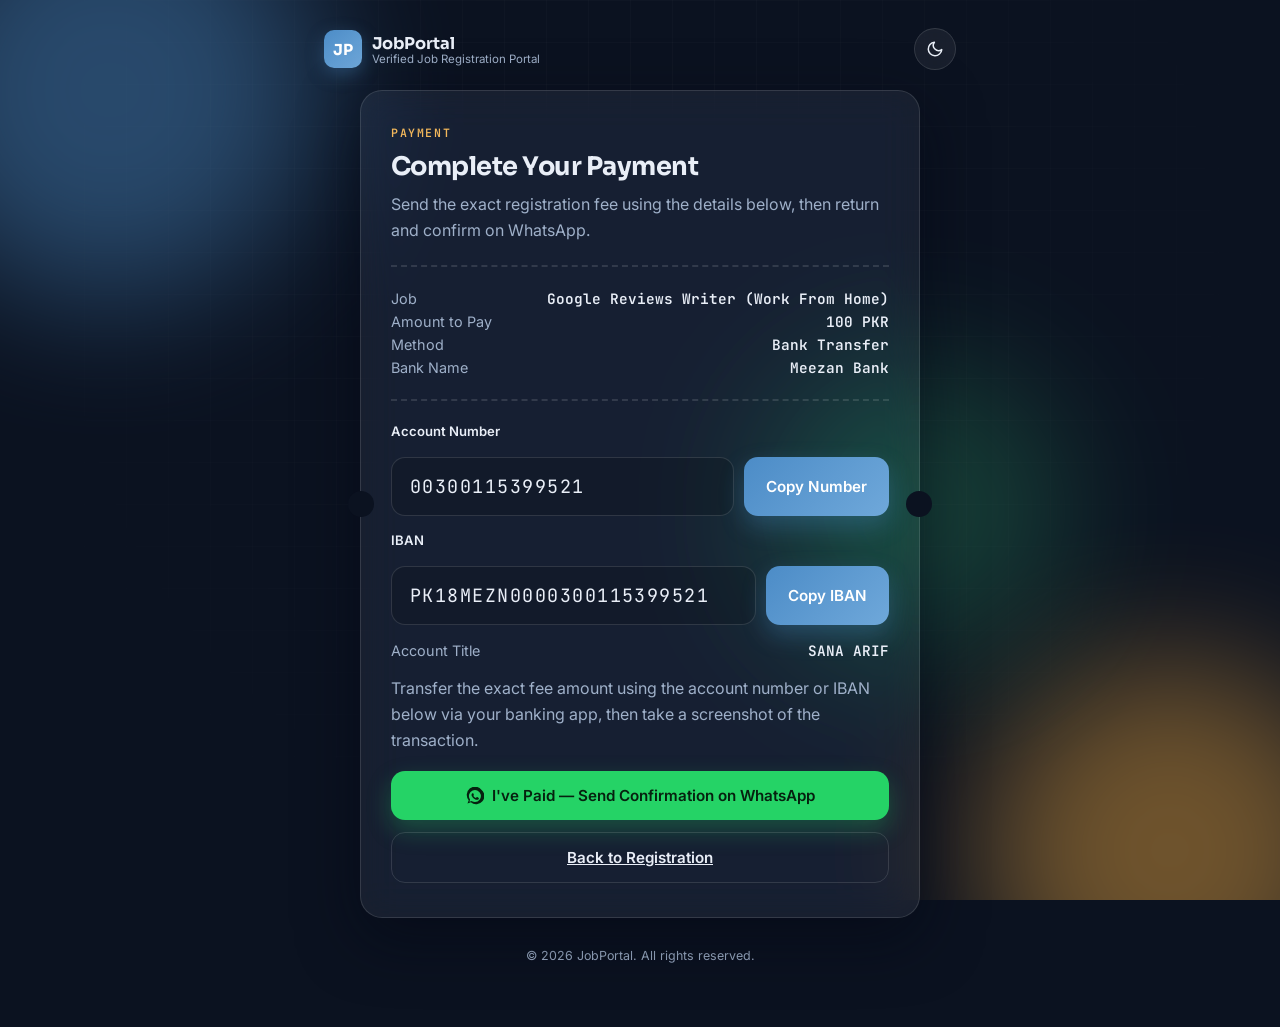
<file: payment.html>
<!DOCTYPE html>
<html lang="en" data-theme="dark">
<head>
<meta charset="UTF-8">
<meta name="viewport" content="width=device-width, initial-scale=1.0, viewport-fit=cover">
<title>Complete Your Payment</title>
<link rel="icon" href="data:,">
<link rel="stylesheet" href="assets/css/style.css">
</head>
<body>

  <div class="bg-scene" aria-hidden="true">
    <div class="blob b1"></div>
    <div class="blob b2"></div>
    <div class="blob b3"></div>
    <div class="grid-overlay"></div>
  </div>

  <div class="app-shell">

    <header class="topbar">
      <div class="brand">
        <div class="mark" id="brandMark">JP</div>
        <div>
          <div class="name" id="brandName">JobPortal</div>
          <div class="tagline" id="brandTagline">Verified Job Registration Portal</div>
        </div>
      </div>
      <button class="theme-toggle" id="themeToggle" aria-label="Toggle dark / light mode" title="Toggle theme">
        <svg id="themeIcon" viewBox="0 0 24 24" fill="none" stroke="currentColor" stroke-width="2" stroke-linecap="round" stroke-linejoin="round"><path d="M21 12.79A9 9 0 1 1 11.21 3 7 7 0 0 0 21 12.79z"></path></svg>
      </button>
    </header>

    <main class="stage">
      <section class="card ticket has-notches" id="payCard">
        <span class="eyebrow" id="payEyebrow">Payment</span>
        <h1 id="payHeading">Complete Your Payment</h1>
        <p id="paySubtext">Send the exact registration fee using the details below, then return and confirm on WhatsApp.</p>

        <div class="perforation"></div>

        <div class="stub-row"><span class="label">Job</span><span class="value" id="payJobTitle">—</span></div>
        <div class="stub-row"><span class="label">Amount to Pay</span><span class="value" id="payFee">—</span></div>
        <div class="stub-row"><span class="label">Method</span><span class="value" id="payMethod">—</span></div>
        <div class="stub-row" id="bankNameRow" style="display:none;"><span class="label">Bank Name</span><span class="value" id="bankName">—</span></div>

        <div class="perforation"></div>

        <div id="accountBlock">
          <label style="display:block;font-size:.82rem;font-weight:600;margin-bottom:6px;">Account Number</label>
          <div class="code-input-row">
            <input type="text" id="accountNumber" class="code-input" readonly value="—">
            <button class="btn btn-primary" id="copyBtn">Copy Number</button>
          </div>

          <div id="ibanRow" class="hidden mt-16">
            <label style="display:block;font-size:.82rem;font-weight:600;margin-bottom:6px;">IBAN</label>
            <div class="code-input-row">
              <input type="text" id="ibanNumber" class="code-input" readonly value="—">
              <button class="btn btn-primary" id="copyIbanBtn">Copy IBAN</button>
            </div>
          </div>

          <div class="stub-row mt-16"><span class="label">Account Title</span><span class="value" id="accountName">—</span></div>
          <p class="mt-16" id="payInstructions"></p>
        </div>

        <div class="actions-col">
          <button class="btn btn-whatsapp btn-block" id="paidBtn">
            <svg width="18" height="18" viewBox="0 0 24 24" fill="currentColor"><path d="M20.5 3.5A11 11 0 003.6 17.7L2 22l4.4-1.6a11 11 0 1014.1-16.9zM12 20a8 8 0 01-4.1-1.1l-.3-.2-3 .9.8-2.9-.2-.3A8 8 0 1112 20zm4.4-5.9c-.2-.1-1.4-.7-1.6-.8-.2-.1-.4-.1-.5.1-.2.2-.6.8-.8 1-.1.2-.3.2-.5.1-1.3-.6-2.2-1.1-3-2.5-.2-.4.2-.4.5-1.3.1-.1.1-.3 0-.4-.1-.1-.5-1.3-.7-1.7-.2-.4-.4-.4-.5-.4h-.5c-.2 0-.4.1-.6.3-.2.2-.8.8-.8 2s.9 2.3 1 2.4c.1.2 1.7 2.6 4.1 3.6.6.2 1 .4 1.4.5.6.2 1.1.1 1.5.1.5-.1 1.4-.6 1.6-1.1.2-.5.2-1 .1-1.1-.1-.1-.2-.2-.4-.3z"/></svg>
            I've Paid — Send Confirmation on WhatsApp
          </button>
          <a class="btn btn-ghost btn-block" id="backBtn" href="index.html">Back to Registration</a>
        </div>
      </section>
    </main>

    <p class="footer-note" id="footerText">© 2026 JobPortal. All rights reserved.</p>
  </div>

  <script src="assets/js/payment.js"></script>
</body>
</html>
</file>
<file: assets/css/style.css>
/* ==========================================================================
   JobPortal — Stylesheet
   Design language: "verification ticket" — job codes and reference numbers
   are treated like a boarding-pass stub (mono type, perforation, notches).
   ========================================================================== */

@import url('https://fonts.googleapis.com/css2?family=Sora:wght@500;600;700;800&family=Inter:wght@400;500;600;700&family=JetBrains+Mono:wght@500;600;700&display=swap');

:root{
  /* ---- palette (dark = default) ---- */
  --bg-1: #0B1220;
  --bg-2: #101B2E;
  --bg-3: #16233A;
  --surface: rgba(255,255,255,0.06);
  --surface-border: rgba(255,255,255,0.12);
  --ink: #E9EEF7;
  --ink-dim: #9FB0C9;
  --primary: #4C8CC7;
  --primary-strong: #6FA8DA;
  --accent: #E8A33D;
  --accent-strong: #F2B75B;
  --success: #35B172;
  --danger: #E5646A;
  --shadow: 0 20px 60px rgba(3,8,20,0.55);

  --font-display: 'Sora', sans-serif;
  --font-body: 'Inter', sans-serif;
  --font-mono: 'JetBrains Mono', monospace;

  --radius-lg: 22px;
  --radius-md: 14px;
  --radius-sm: 8px;

  color-scheme: dark;
}

[data-theme="light"]{
  --bg-1: #EEF2F8;
  --bg-2: #F6F8FC;
  --bg-3: #FFFFFF;
  --surface: rgba(255,255,255,0.72);
  --surface-border: rgba(16,28,48,0.10);
  --ink: #101B2E;
  --ink-dim: #55627A;
  --primary: #1E3A5F;
  --primary-strong: #2A4C79;
  --accent: #C97F14;
  --accent-strong: #B06E0F;
  --success: #1E8E52;
  --danger: #C4353B;
  --shadow: 0 20px 50px rgba(30,58,95,0.14);
  color-scheme: light;
}

*,*::before,*::after{ box-sizing: border-box; }

html,body{ height:100%; }

body{
  margin:0;
  font-family: var(--font-body);
  color: var(--ink);
  background: var(--bg-1);
  min-height:100vh;
  overflow-x:hidden;
  transition: background .4s ease, color .4s ease;
}

h1,h2,h3,h4{
  font-family: var(--font-display);
  margin:0 0 .4em;
  letter-spacing:-0.02em;
}

p{ margin:0 0 1em; color: var(--ink-dim); line-height:1.6; }

button, input, select, textarea{ font-family: inherit; }

a{ color: var(--primary-strong); }

::selection{ background: var(--accent); color:#0B1220; }

/* ---- animated ambient background ---- */
.bg-scene{
  position: fixed; inset:0; z-index:-1; overflow:hidden;
  background: var(--bg-1);
}
.bg-scene .blob{
  position:absolute; border-radius:50%;
  filter: blur(70px);
  opacity:.45;
  animation: float 18s ease-in-out infinite;
}
.bg-scene .blob.b1{ width:420px; height:420px; top:-120px; left:-100px; background: var(--primary); }
.bg-scene .blob.b2{ width:380px; height:380px; bottom:-140px; right:-80px; background: var(--accent); animation-delay: -6s; }
.bg-scene .blob.b3{ width:300px; height:300px; top:40%; left:60%; background: var(--success); animation-delay: -11s; opacity:.28; }
.bg-scene .grid-overlay{
  position:absolute; inset:0;
  background-image: linear-gradient(var(--surface-border) 1px, transparent 1px), linear-gradient(90deg, var(--surface-border) 1px, transparent 1px);
  background-size: 42px 42px;
  opacity:.25;
  mask-image: radial-gradient(circle at 50% 30%, black, transparent 75%);
}

@keyframes float{
  0%,100%{ transform: translate(0,0) scale(1); }
  33%{ transform: translate(30px,-40px) scale(1.08); }
  66%{ transform: translate(-25px,25px) scale(0.94); }
}

@media (prefers-reduced-motion: reduce){
  .bg-scene .blob{ animation: none; }
}

/* ---- layout shell ---- */
.app-shell{
  min-height:100vh;
  display:flex; flex-direction:column;
  align-items:center;
  padding: 24px 16px 48px;
}

.topbar{
  width:100%; max-width: 640px;
  display:flex; align-items:center; justify-content:space-between;
  padding: 4px 4px 20px;
}

.brand{ display:flex; align-items:center; gap:10px; }
.brand .mark{
  width:38px; height:38px; border-radius:10px;
  background: linear-gradient(140deg, var(--primary), var(--primary-strong));
  color:#fff; display:flex; align-items:center; justify-content:center;
  font-family:var(--font-display); font-weight:700; font-size:.95rem;
  box-shadow: 0 6px 18px rgba(76,140,199,.35);
}
.brand .name{ font-family:var(--font-display); font-weight:700; font-size:1.02rem; }
.brand .tagline{ font-size:.72rem; color:var(--ink-dim); margin-top:-2px; }

.theme-toggle{
  width:42px; height:42px; border-radius:50%;
  border:1px solid var(--surface-border); background: var(--surface);
  color:var(--ink); cursor:pointer; display:flex; align-items:center; justify-content:center;
  backdrop-filter: blur(10px);
  transition: transform .2s ease, background .3s ease;
}
.theme-toggle:hover{ transform: scale(1.06); }
.theme-toggle svg{ width:18px; height:18px; }

/* ---- progress steps ---- */
.progress{
  width:100%; max-width:640px;
  display:flex; align-items:center; gap:6px;
  margin: 0 0 26px;
}
.progress .step{
  flex:1; height:4px; border-radius:4px; background: var(--surface-border);
  overflow:hidden; position:relative;
}
.progress .step .fill{
  position:absolute; inset:0; width:0%; background: linear-gradient(90deg, var(--primary), var(--accent));
  transition: width .5s ease;
}
.progress .step.done .fill{ width:100%; }
.progress .step.active .fill{ width:55%; }

/* ---- main stage / cards ---- */
.stage{ width:100%; max-width: 560px; }

.card{
  background: var(--surface);
  border: 1px solid var(--surface-border);
  border-radius: var(--radius-lg);
  padding: 34px 30px;
  box-shadow: var(--shadow);
  backdrop-filter: blur(18px) saturate(140%);
  -webkit-backdrop-filter: blur(18px) saturate(140%);
  animation: rise .5s cubic-bezier(.2,.8,.2,1);
}

@keyframes rise{
  from{ opacity:0; transform: translateY(18px) scale(.98); }
  to{ opacity:1; transform:none; }
}

.eyebrow{
  font-family: var(--font-mono);
  font-size:.72rem; letter-spacing:.14em; text-transform:uppercase;
  color: var(--accent-strong); margin-bottom:10px; display:block; font-weight:600;
}

.card h1{ font-size:1.6rem; }
.card h2{ font-size:1.35rem; }

/* ---- ticket motif (job code entry + reference stub) ---- */
.ticket{
  position:relative;
  border-radius: var(--radius-lg);
}
.ticket::before, .ticket::after{
  content:"";
  position:absolute; width:26px; height:26px; border-radius:50%;
  background: var(--bg-1);
  top:50%; transform: translateY(-50%);
  z-index:2;
}
.ticket.has-notches::before{ left:-13px; }
.ticket.has-notches::after{ right:-13px; }
.ticket .perforation{
  border-top: 2px dashed var(--surface-border);
  margin: 22px 0;
  position:relative;
}

/* ---- job code input ---- */
.code-input-row{ display:flex; gap:10px; margin-top:18px; }
.code-input{
  flex:1;
  font-family: var(--font-mono);
  font-size:1.15rem; letter-spacing:.08em; text-transform:uppercase;
  padding: 16px 18px;
  border-radius: var(--radius-md);
  border: 1px solid var(--surface-border);
  background: rgba(0,0,0,0.15);
  color: var(--ink);
  outline:none;
  transition: border-color .2s ease, box-shadow .2s ease;
}
[data-theme="light"] .code-input{ background: rgba(16,28,48,.04); }
.code-input:focus{ border-color: var(--primary-strong); box-shadow: 0 0 0 4px rgba(76,140,199,.18); }
.code-input.shake{ animation: shake .4s; border-color: var(--danger); }

@keyframes shake{
  10%,90%{ transform: translateX(-2px); }
  20%,80%{ transform: translateX(4px); }
  30%,50%,70%{ transform: translateX(-8px); }
  40%,60%{ transform: translateX(8px); }
}

/* ---- buttons ---- */
.btn{
  display:inline-flex; align-items:center; justify-content:center; gap:8px;
  border:none; cursor:pointer; border-radius: var(--radius-md);
  font-weight:600; font-size:.95rem; padding: 15px 22px;
  transition: transform .15s ease, box-shadow .2s ease, opacity .2s ease;
  font-family: var(--font-body);
}
.btn:active{ transform: scale(.97); }
.btn-primary{
  background: linear-gradient(135deg, var(--primary), var(--primary-strong));
  color:#fff; box-shadow: 0 10px 24px rgba(76,140,199,.32);
}
.btn-primary:hover{ box-shadow: 0 14px 30px rgba(76,140,199,.42); }
.btn-accent{
  background: linear-gradient(135deg, var(--accent), var(--accent-strong));
  color:#22150a; box-shadow: 0 10px 24px rgba(232,163,61,.3);
}
.btn-ghost{
  background: transparent; border:1px solid var(--surface-border); color: var(--ink);
}
.btn-block{ width:100%; }
.btn-whatsapp{ background:#25D366; color:#06210f; box-shadow:0 10px 24px rgba(37,211,102,.28); }
.btn:disabled{ opacity:.5; cursor:not-allowed; }

.error-msg{
  color: var(--danger); font-size:.85rem; margin-top:10px; display:none;
  font-weight:500;
}
.error-msg.show{ display:block; }

/* ---- job details ---- */
.job-meta{ display:flex; flex-wrap:wrap; gap:8px; margin: 6px 0 18px; }
.pill{
  font-size:.75rem; padding:6px 12px; border-radius:100px;
  background: rgba(76,140,199,.12); color: var(--primary-strong);
  border:1px solid rgba(76,140,199,.25); font-weight:600;
}
.pill.fee{ background: rgba(232,163,61,.14); color: var(--accent-strong); border-color: rgba(232,163,61,.3); }

.req-list{ list-style:none; margin:0 0 18px; padding:0; display:grid; gap:8px; }
.req-list li{
  display:flex; align-items:center; gap:10px;
  font-size:.92rem; color: var(--ink);
  padding:10px 12px; border-radius: var(--radius-sm);
  background: rgba(255,255,255,0.03);
  border:1px solid var(--surface-border);
}
[data-theme="light"] .req-list li{ background: rgba(16,28,48,.03); }
.req-list li svg{ width:16px; height:16px; flex-shrink:0; color: var(--success); }

/* ---- form ---- */
.form-grid{ display:grid; gap:16px; margin: 16px 0 6px; }
.field label{
  display:block; font-size:.82rem; font-weight:600; margin-bottom:6px; color: var(--ink);
}
.field .req-star{ color: var(--danger); }
.field input, .field select, .field textarea{
  width:100%; padding: 13px 14px; border-radius: var(--radius-sm);
  border:1px solid var(--surface-border); background: rgba(0,0,0,.15);
  color: var(--ink); outline:none; font-size:.95rem;
  transition: border-color .2s ease, box-shadow .2s ease;
}
[data-theme="light"] .field input, [data-theme="light"] .field select, [data-theme="light"] .field textarea{
  background: rgba(16,28,48,.03);
}
.field input:focus, .field select:focus, .field textarea:focus{
  border-color: var(--primary-strong); box-shadow: 0 0 0 4px rgba(76,140,199,.15);
}
.field textarea{ resize:vertical; min-height:80px; }

/* ---- success / stub ---- */
.stub-row{ display:flex; justify-content:space-between; align-items:center; margin: 4px 0; font-size:.9rem; }
.stub-row .label{ color: var(--ink-dim); }
.stub-row .value{ font-family: var(--font-mono); font-weight:600; }
.ref-number{
  font-family: var(--font-mono); font-size:1.15rem; letter-spacing:.12em;
  text-align:center; padding:14px; border-radius: var(--radius-md);
  background: rgba(53,177,114,.1); color: var(--success);
  border:1px dashed rgba(53,177,114,.4); margin: 16px 0;
}

.icon-circle{
  width:64px; height:64px; border-radius:50%;
  background: rgba(53,177,114,.14); color: var(--success);
  display:flex; align-items:center; justify-content:center; margin: 0 auto 16px;
}
.icon-circle svg{ width:30px; height:30px; }

.actions-col{ display:grid; gap:12px; margin-top:18px; }

.footer-note{
  text-align:center; font-size:.78rem; color: var(--ink-dim); margin-top:28px;
}

/* ---- utility ---- */
.hidden{ display:none !important; }
.text-center{ text-align:center; }
.mt-8{ margin-top:8px; } .mt-16{ margin-top:16px; } .mt-24{ margin-top:24px; }

/* ---- responsive ---- */
@media (max-width: 480px){
  .card{ padding: 26px 20px; border-radius: 18px; }
  .code-input-row{ flex-direction:column; }
  .brand .tagline{ display:none; }
}

/* ---- loading spinner ---- */
.spinner{
  width:16px; height:16px; border-radius:50%;
  border:2px solid rgba(255,255,255,.4); border-top-color:#fff;
  animation: spin .7s linear infinite;
}
@keyframes spin{ to{ transform: rotate(360deg); } }
</file>
